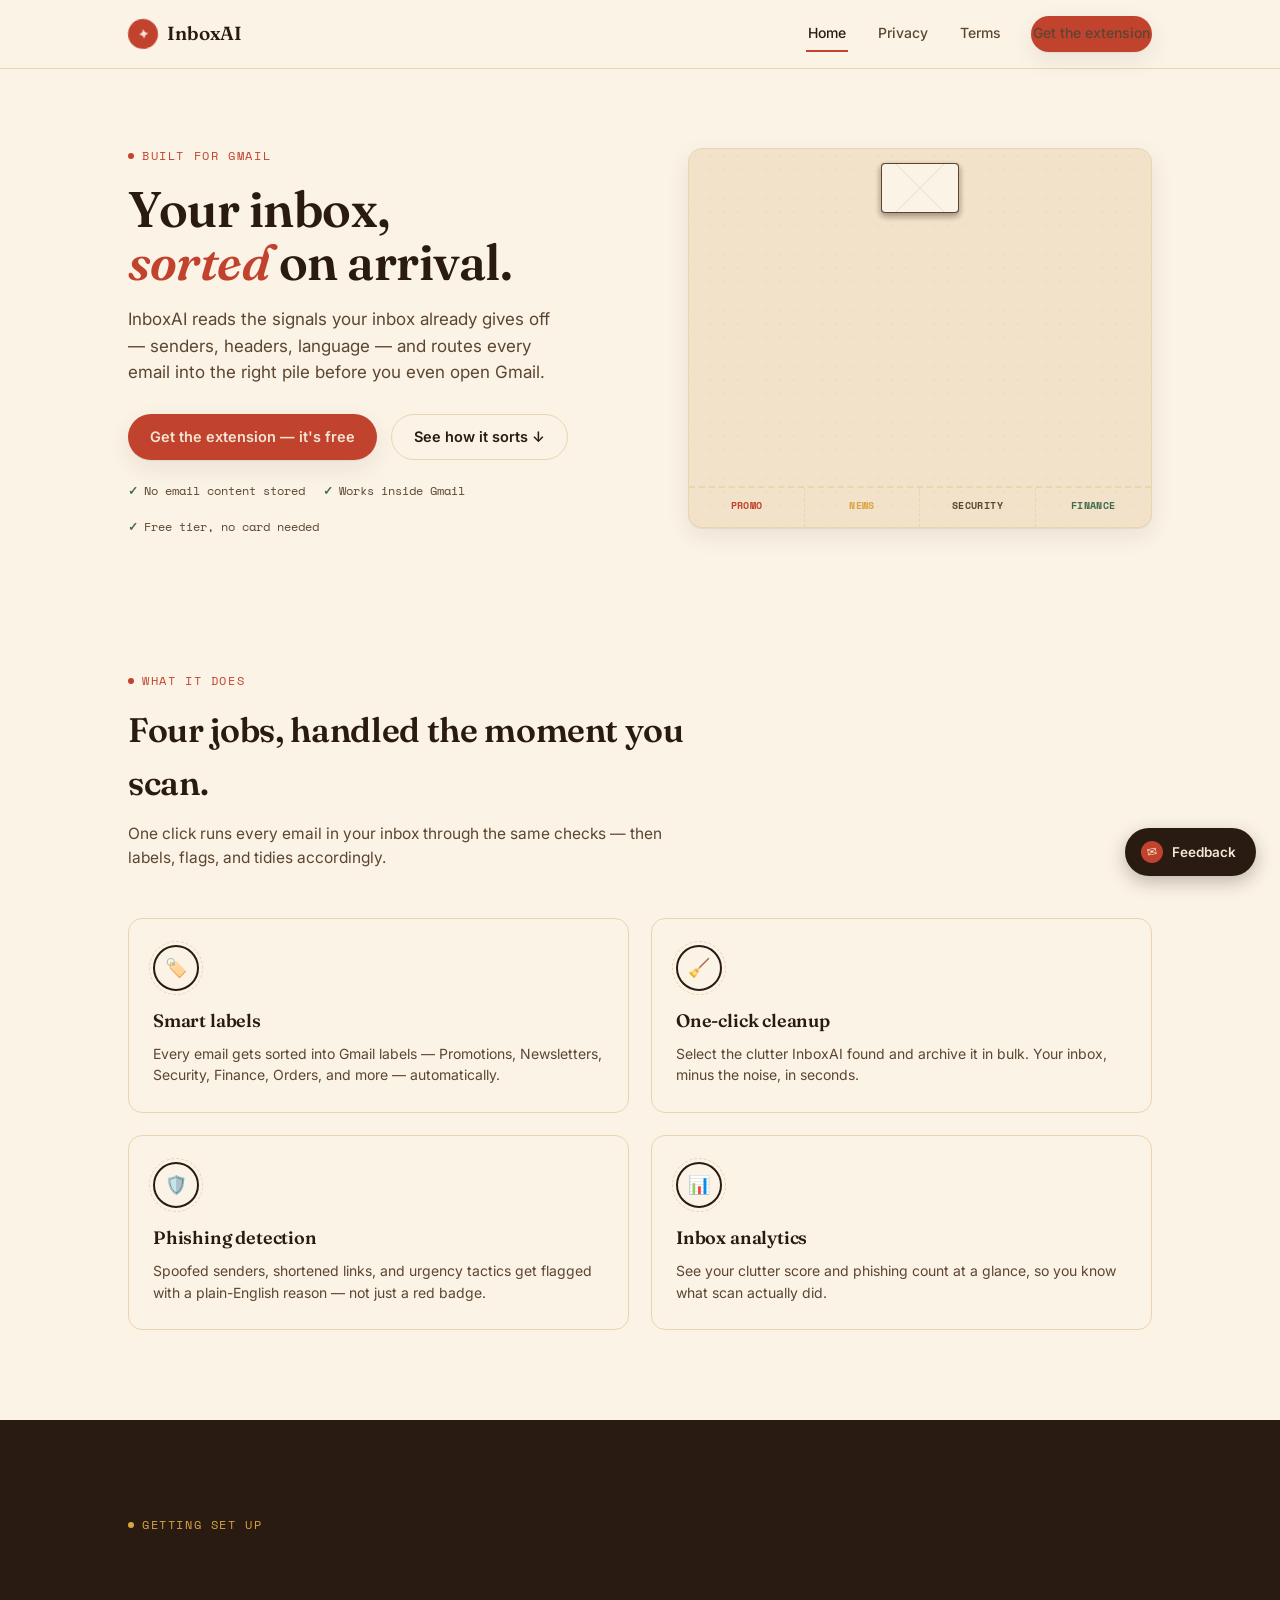
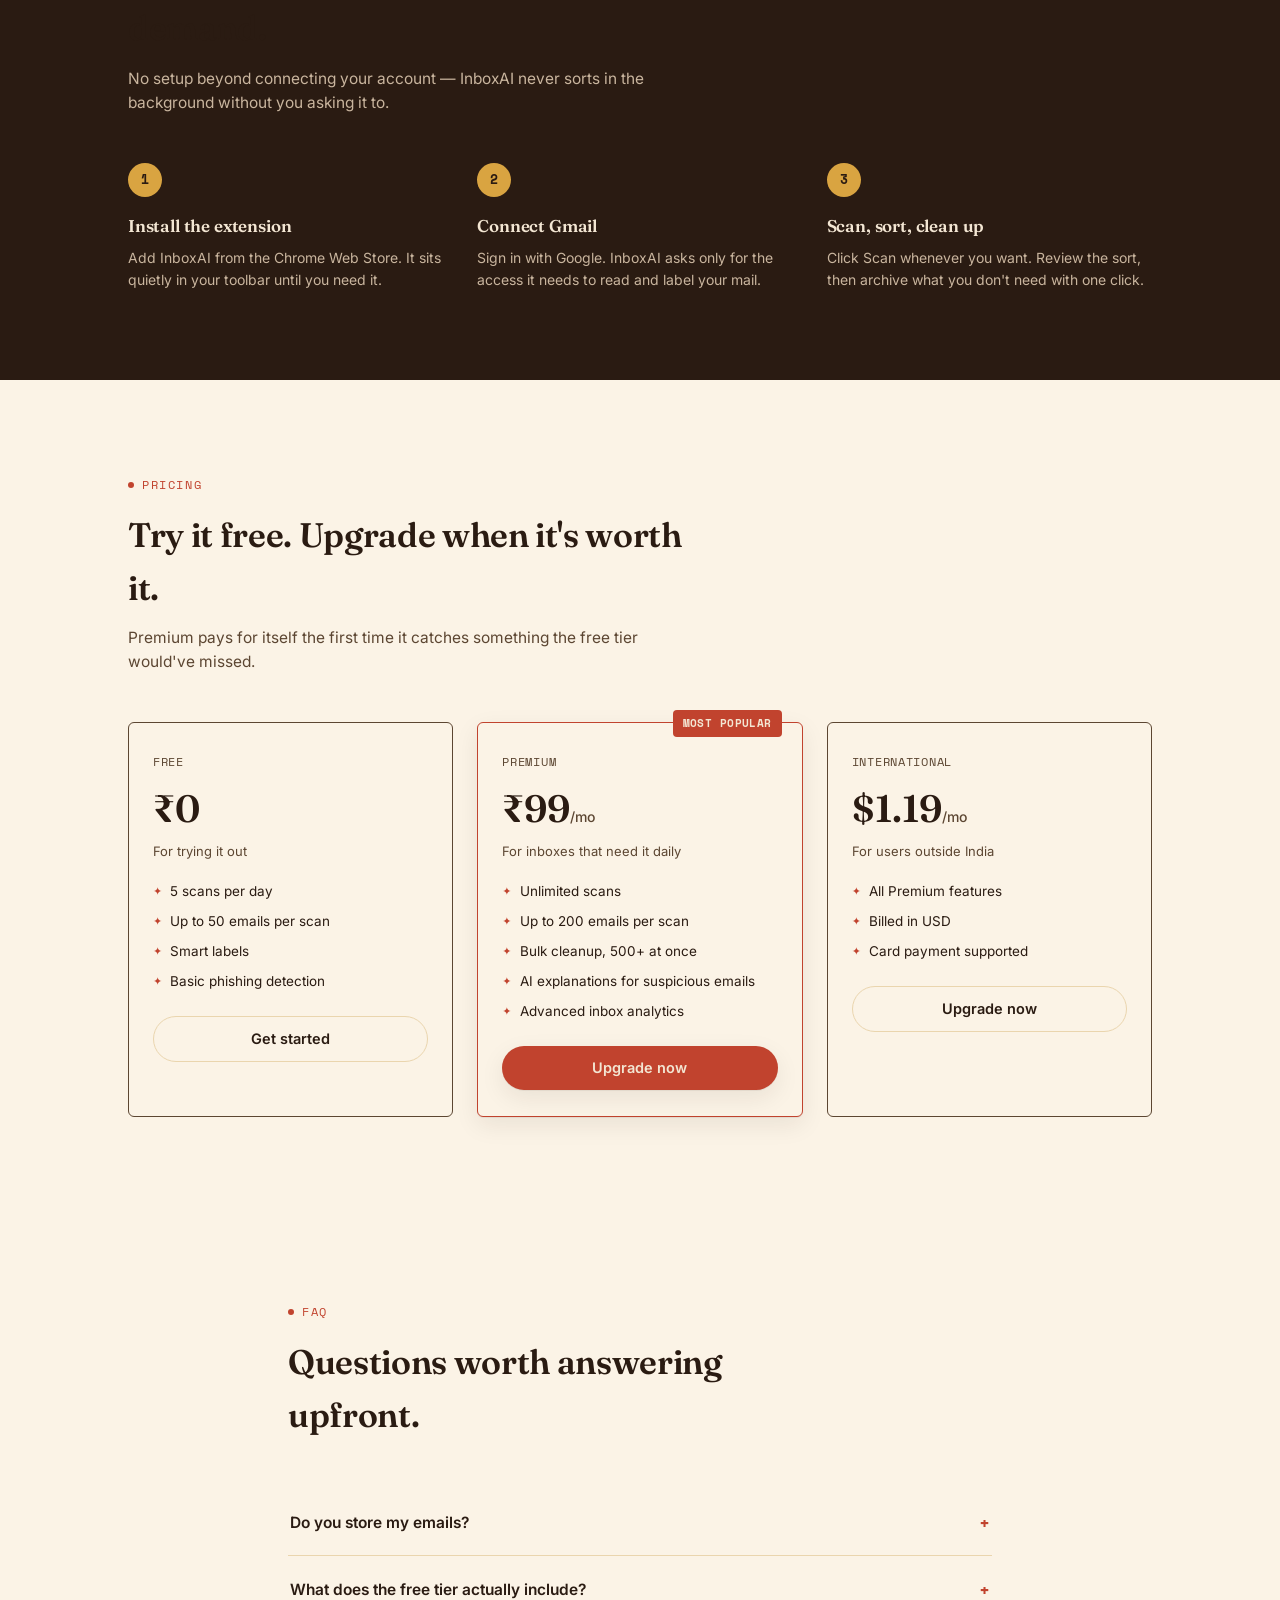
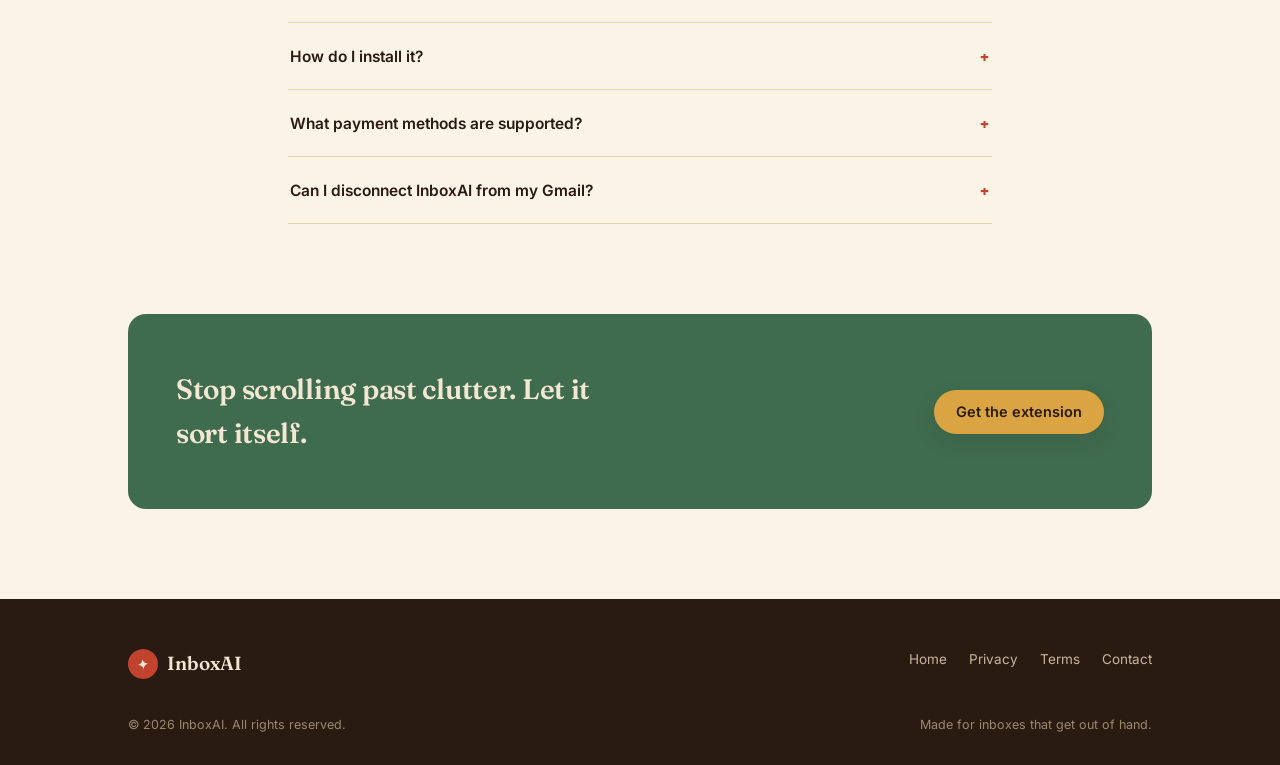
<file: index.html>
<!DOCTYPE html>
<html lang="en">
<head>
<meta charset="UTF-8" />
<meta name="viewport" content="width=device-width, initial-scale=1.0" />
<title>InboxAI — Sort your Gmail, automatically</title>
<meta name="description" content="InboxAI sorts your Gmail into smart labels, flags phishing, and clears the clutter — right inside your browser." />
<link rel="preconnect" href="https://fonts.googleapis.com">
<link rel="preconnect" href="https://fonts.gstatic.com" crossorigin>
<link href="https://fonts.googleapis.com/css2?family=Fraunces:opsz,wght@9..144,400;9..144,500;9..144,600;9..144,700&family=Inter:wght@400;500;600;700&family=Space+Mono:wght@400;700&display=swap" rel="stylesheet">
<link rel="stylesheet" href="styles.css" />
</head>
<body>

<nav class="navbar">
  <div class="container">
    <a href="index.html" class="nav-brand"><span class="logo-icon">✦</span><span class="logo-text">InboxAI</span></a>
    <ul class="nav-links">
      <li><a href="index.html" class="active">Home</a></li>
      <li><a href="privacy.html">Privacy</a></li>
      <li><a href="terms.html">Terms</a></li>
      <li><a href="#" class="btn btn-primary btn-sm" id="navGetStarted">Get the extension</a></li>
    </ul>
  </div>
</nav>

<main>

  <!-- HERO -->
  <section class="hero">
    <div class="container hero-grid">
      <div>
        <span class="eyebrow">Built for Gmail</span>
        <h1>Your inbox,<br><em>sorted</em> on arrival.</h1>
        <p class="lede">InboxAI reads the signals your inbox already gives off — senders, headers, language — and routes every email into the right pile before you even open Gmail.</p>
        <div class="hero-ctas">
          <a href="#" class="btn btn-primary" id="heroGetStarted">Get the extension — it's free</a>
          <a href="#features" class="btn btn-ghost">See how it sorts ↓</a>
        </div>
        <div class="trust-bits">
          <span class="trust-bit">No email content stored</span>
          <span class="trust-bit">Works inside Gmail</span>
          <span class="trust-bit">Free tier, no card needed</span>
        </div>
      </div>

      <div class="sorter" aria-hidden="true">
        <div class="envelope e1"><span class="stamp-mark">PR</span></div>
        <div class="envelope e2"><span class="stamp-mark">NL</span></div>
        <div class="envelope e3"><span class="stamp-mark">SEC</span></div>
        <div class="envelope e4"><span class="stamp-mark">FIN</span></div>
        <div class="trays">
          <div class="tray promo"><div class="label">Promo</div></div>
          <div class="tray news"><div class="label">News</div></div>
          <div class="tray sec"><div class="label">Security</div></div>
          <div class="tray fin"><div class="label">Finance</div></div>
        </div>
      </div>
    </div>
  </section>

  <!-- FEATURES -->
  <section class="section" id="features">
    <div class="container">
      <div class="section-head">
        <span class="eyebrow">What it does</span>
        <h2>Four jobs, handled the moment you scan.</h2>
        <p>One click runs every email in your inbox through the same checks — then labels, flags, and tidies accordingly.</p>
      </div>
      <div class="feature-grid">
        <div class="feature-card">
          <div class="postmark">🏷️</div>
          <h3>Smart labels</h3>
          <p>Every email gets sorted into Gmail labels — Promotions, Newsletters, Security, Finance, Orders, and more — automatically.</p>
        </div>
        <div class="feature-card">
          <div class="postmark">🧹</div>
          <h3>One-click cleanup</h3>
          <p>Select the clutter InboxAI found and archive it in bulk. Your inbox, minus the noise, in seconds.</p>
        </div>
        <div class="feature-card">
          <div class="postmark">🛡️</div>
          <h3>Phishing detection</h3>
          <p>Spoofed senders, shortened links, and urgency tactics get flagged with a plain-English reason — not just a red badge.</p>
        </div>
        <div class="feature-card">
          <div class="postmark">📊</div>
          <h3>Inbox analytics</h3>
          <p>See your clutter score and phishing count at a glance, so you know what scan actually did.</p>
        </div>
      </div>
    </div>
  </section>

  <!-- HOW IT WORKS -->
  <section class="section how">
    <div class="container">
      <div class="section-head">
        <span class="eyebrow">Getting set up</span>
        <h2>Three steps, then it runs on demand.</h2>
        <p>No setup beyond connecting your account — InboxAI never sorts in the background without you asking it to.</p>
      </div>
      <div class="steps">
        <div class="step">
          <div class="num">1</div>
          <h3>Install the extension</h3>
          <p>Add InboxAI from the Chrome Web Store. It sits quietly in your toolbar until you need it.</p>
        </div>
        <div class="step">
          <div class="num">2</div>
          <h3>Connect Gmail</h3>
          <p>Sign in with Google. InboxAI asks only for the access it needs to read and label your mail.</p>
        </div>
        <div class="step">
          <div class="num">3</div>
          <h3>Scan, sort, clean up</h3>
          <p>Click Scan whenever you want. Review the sort, then archive what you don't need with one click.</p>
        </div>
      </div>
    </div>
  </section>

  <!-- PRICING -->
  <section class="section" id="pricing">
    <div class="container">
      <div class="section-head">
        <span class="eyebrow">Pricing</span>
        <h2>Try it free. Upgrade when it's worth it.</h2>
        <p>Premium pays for itself the first time it catches something the free tier would've missed.</p>
      </div>
      <div class="pricing-grid">
        <div class="stamp-card">
          <div class="tier-name">Free</div>
          <div class="tier-price">₹0</div>
          <div class="tier-sub">For trying it out</div>
          <ul class="tier-list">
            <li>5 scans per day</li>
            <li>Up to 50 emails per scan</li>
            <li>Smart labels</li>
            <li>Basic phishing detection</li>
          </ul>
          <a href="#" class="btn btn-ghost" style="width:100%;justify-content:center;" id="freeGetStarted">Get started</a>
        </div>

        <div class="stamp-card popular">
          <span class="pop-flag">Most popular</span>
          <div class="tier-name">Premium</div>
          <div class="tier-price">₹99<span>/mo</span></div>
          <div class="tier-sub">For inboxes that need it daily</div>
          <ul class="tier-list">
            <li>Unlimited scans</li>
            <li>Up to 200 emails per scan</li>
            <li>Bulk cleanup, 500+ at once</li>
            <li>AI explanations for suspicious emails</li>
            <li>Advanced inbox analytics</li>
          </ul>
          <a href="#" class="btn btn-primary" style="width:100%;justify-content:center;" id="premiumUpgrade">Upgrade now</a>
        </div>

        <div class="stamp-card">
          <div class="tier-name">International</div>
          <div class="tier-price">$1.19<span>/mo</span></div>
          <div class="tier-sub">For users outside India</div>
          <ul class="tier-list">
            <li>All Premium features</li>
            <li>Billed in USD</li>
            <li>Card payment supported</li>
          </ul>
          <a href="#" class="btn btn-ghost" style="width:100%;justify-content:center;" id="intlUpgrade">Upgrade now</a>
        </div>
      </div>
    </div>
  </section>

  <!-- FAQ -->
  <section class="section" id="faq">
    <div class="container" style="max-width:760px;">
      <div class="section-head">
        <span class="eyebrow">FAQ</span>
        <h2>Questions worth answering upfront.</h2>
      </div>

      <div class="faq-list">
        <div class="faq-item">
          <button class="faq-q">Do you store my emails? <span class="plus">+</span></button>
          <div class="faq-a"><p>No. InboxAI reads the subject line, sender, and a short preview snippet only while a scan is running, to decide how to label each email. None of that content is saved to our database — it's used in memory and discarded once the labels are applied in Gmail.</p></div>
        </div>
        <div class="faq-item">
          <button class="faq-q">What does the free tier actually include? <span class="plus">+</span></button>
          <div class="faq-a"><p>5 scans per day, up to 50 emails per scan, smart labels, and basic phishing detection. Enough to keep a normal inbox tidy. Premium removes the daily cap and adds AI-written explanations for anything flagged as suspicious.</p></div>
        </div>
        <div class="faq-item">
          <button class="faq-q">How do I install it? <span class="plus">+</span></button>
          <div class="faq-a"><p>Click "Get the extension" anywhere on this page — it opens the Chrome Web Store listing, where you can add it in one click.</p></div>
        </div>
        <div class="faq-item">
          <button class="faq-q">What payment methods are supported? <span class="plus">+</span></button>
          <div class="faq-a"><p>UPI (Google Pay, PhonePe), credit/debit cards, and netbanking for India, processed through Razorpay. International users pay by card in USD.</p></div>
        </div>
        <div class="faq-item">
          <button class="faq-q">Can I disconnect InboxAI from my Gmail? <span class="plus">+</span></button>
          <div class="faq-a"><p>Yes, at any time, from your Google Account's "Third-party access" settings. You can also email us to request your account data be deleted from our database.</p></div>
        </div>
      </div>
    </div>
  </section>

  <!-- CTA BAND -->
  <section class="container">
    <div class="cta-band">
      <h2>Stop scrolling past clutter. Let it sort itself.</h2>
      <a href="#" class="btn btn-primary" id="bandGetStarted">Get the extension</a>
    </div>
  </section>

</main>

<footer class="footer">
  <div class="container">
    <div class="footer-top">
      <a href="index.html" class="nav-brand"><span class="logo-icon">✦</span><span class="logo-text">InboxAI</span></a>
      <nav class="footer-links">
        <a href="index.html">Home</a>
        <a href="privacy.html">Privacy</a>
        <a href="terms.html">Terms</a>
        <a href="mailto:yagnamurthynikhilesh@gmail.com">Contact</a>
      </nav>
    </div>
    <div class="footer-bottom">
      <span>&copy; 2026 InboxAI. All rights reserved.</span>
      <span>Made for inboxes that get out of hand.</span>
    </div>
  </div>
</footer>

<a class="feedback-fab"
   href="mailto:yagnamurthynikhilesh@gmail.com?subject=InboxAI%20feedback&body=Hey%20Nikhilesh%2C%0A%0AHere's%20my%20feedback%20on%20InboxAI%3A%0A%0A"
   aria-label="Send feedback by email">
  <span class="seal">✉</span>
  <span class="fab-label">Feedback</span>
</a>

<script>
  // Single place to update once the Chrome Web Store listing is live.
  const CHROME_STORE_URL = "#"; // TODO: replace with your real Chrome Web Store URL
  document.querySelectorAll(
    "#navGetStarted, #heroGetStarted, #freeGetStarted, #bandGetStarted, #premiumUpgrade, #intlUpgrade"
  ).forEach(el => el.setAttribute("href", CHROME_STORE_URL));

  // FAQ accordion
  document.querySelectorAll(".faq-item").forEach(item => {
    const q = item.querySelector(".faq-q");
    const a = item.querySelector(".faq-a");
    q.addEventListener("click", () => {
      const isOpen = item.classList.contains("open");
      document.querySelectorAll(".faq-item.open").forEach(other => {
        other.classList.remove("open");
        other.querySelector(".faq-a").style.maxHeight = null;
      });
      if (!isOpen){
        item.classList.add("open");
        a.style.maxHeight = a.scrollHeight + "px";
      }
    });
  });
</script>
</body>
</html>
</file>
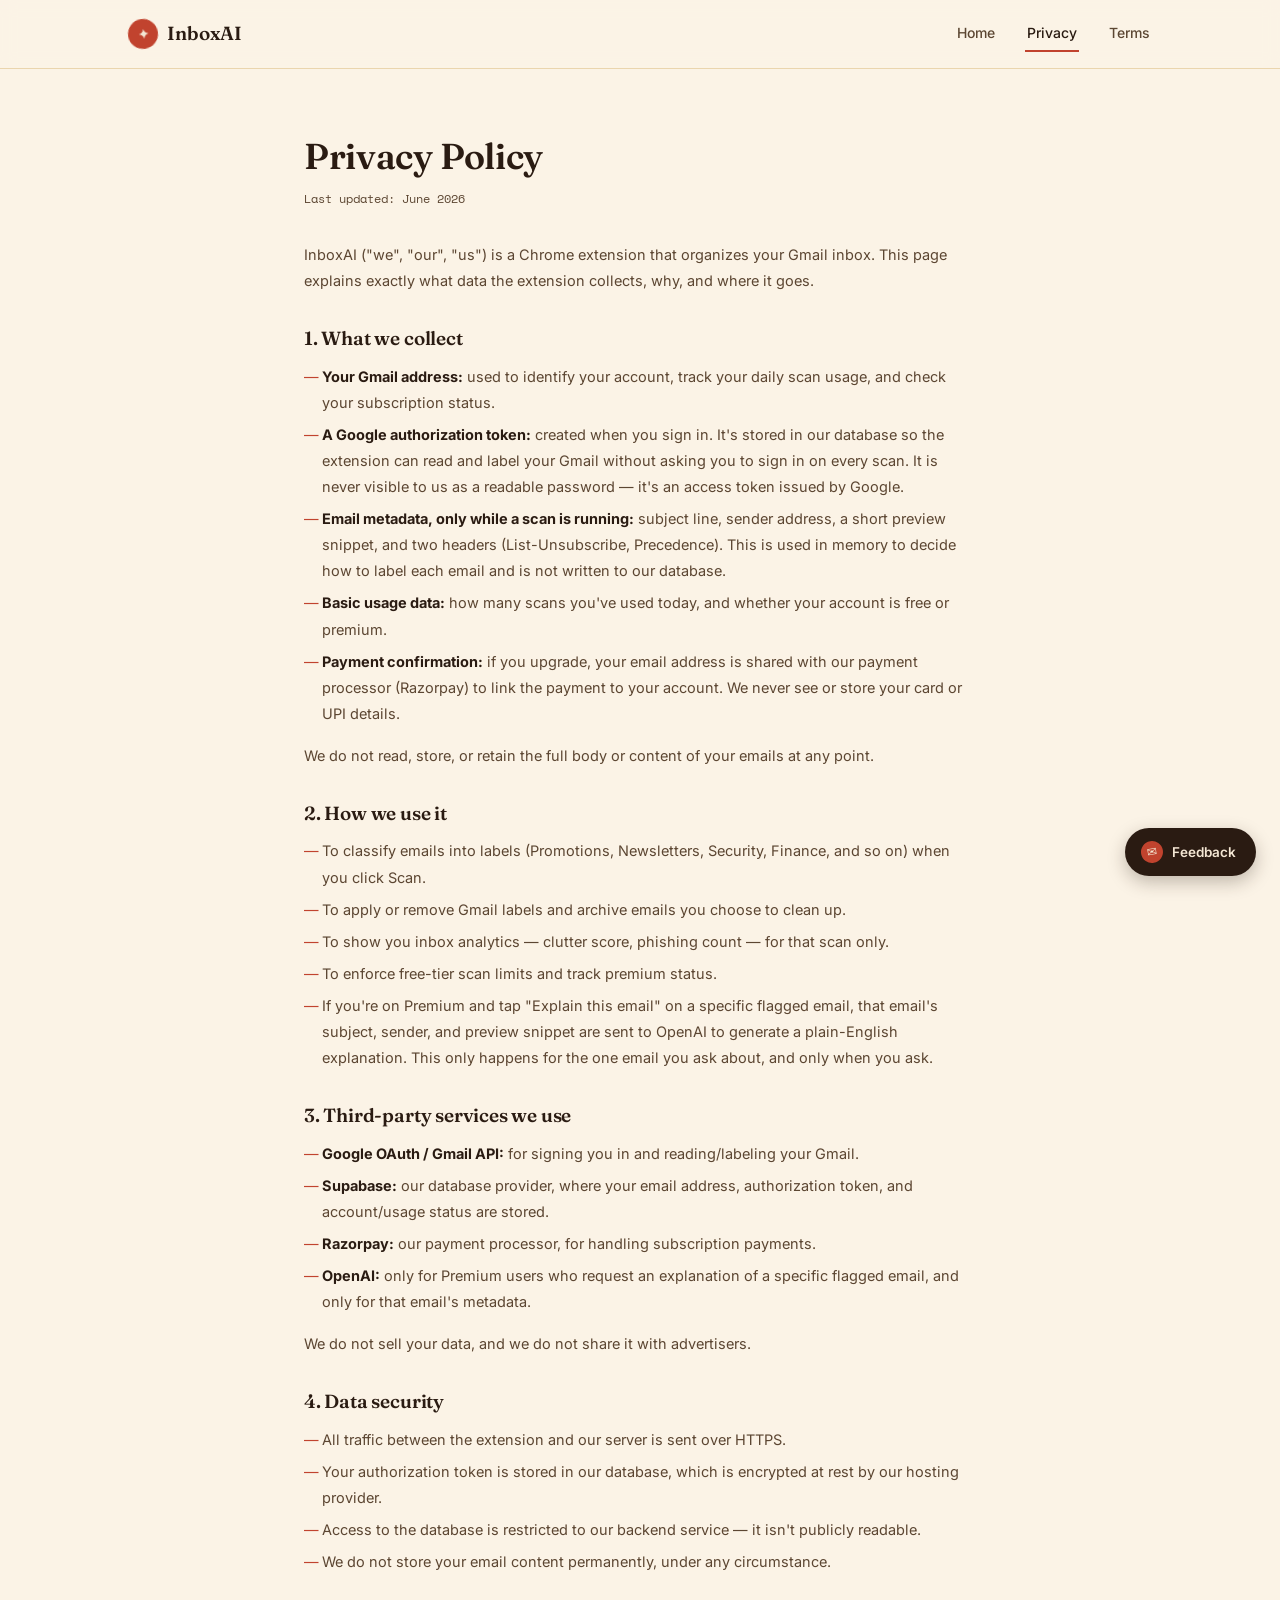
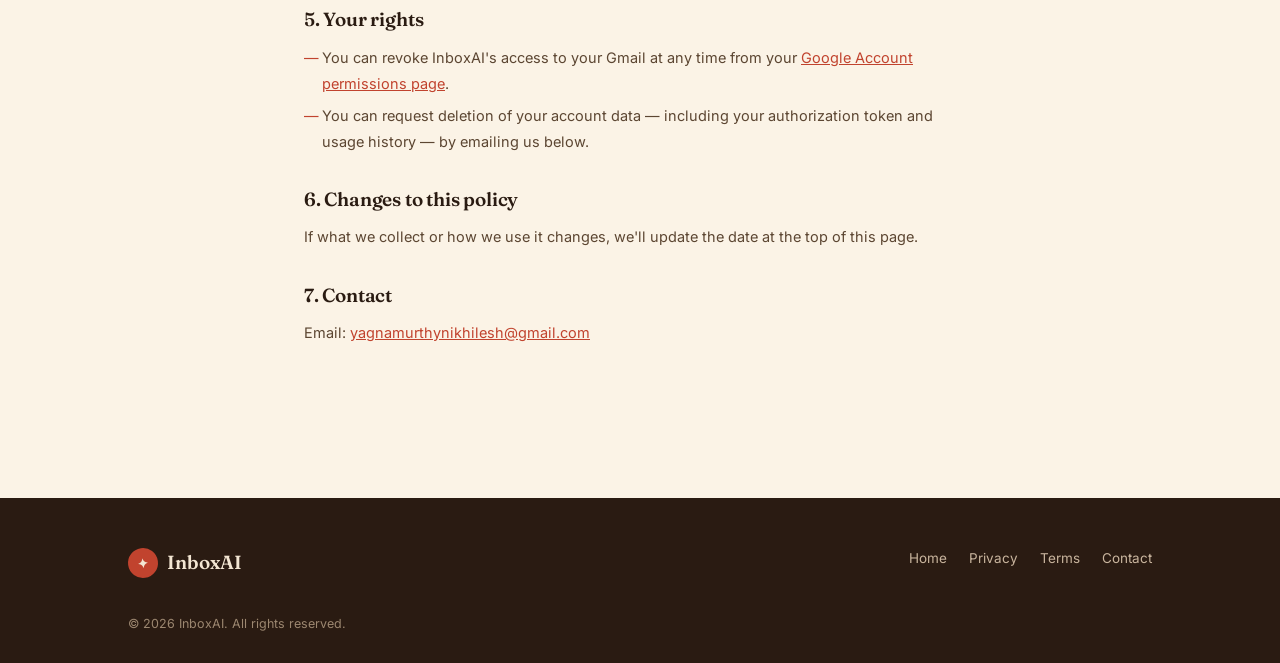
<file: privacy.html>
<!DOCTYPE html>
<html lang="en">
<head>
    <meta charset="UTF-8" />
    <meta name="viewport" content="width=device-width, initial-scale=1.0" />
    <title>Privacy Policy — InboxAI</title>
    <link rel="preconnect" href="https://fonts.googleapis.com">
    <link href="https://fonts.googleapis.com/css2?family=Inter:wght@400;500;600;700;800;900&display=swap" rel="stylesheet">
    <link rel="preconnect" href="https://fonts.googleapis.com">
    <link rel="preconnect" href="https://fonts.gstatic.com" crossorigin>
    <link href="https://fonts.googleapis.com/css2?family=Fraunces:opsz,wght@9..144,400;9..144,500;9..144,600;9..144,700&family=Inter:wght@400;500;600;700&family=Space+Mono:wght@400;700&display=swap" rel="stylesheet">
    <link rel="stylesheet" href="styles.css" />
</head>
<body>

    <nav class="navbar">
        <div class="container">
            <a href="index.html" class="nav-brand">
                <span class="logo-icon">✦</span>
                <span class="logo-text">InboxAI</span>
            </a>
            <ul class="nav-links">
                <li><a href="index.html">Home</a></li>
                <li><a href="privacy.html" class="active">Privacy</a></li>
                <li><a href="terms.html">Terms</a></li>
            </ul>
        </div>
    </nav>

    <div class="legal-content">
        <h1>Privacy Policy</h1>
        <p class="date">Last updated: June 2026</p>

        <p>InboxAI ("we", "our", "us") is a Chrome extension that organizes your Gmail inbox. This page explains exactly what data the extension collects, why, and where it goes.</p>

        <h2>1. What we collect</h2>
        <ul>
            <li><strong>Your Gmail address:</strong> used to identify your account, track your daily scan usage, and check your subscription status.</li>
            <li><strong>A Google authorization token:</strong> created when you sign in. It's stored in our database so the extension can read and label your Gmail without asking you to sign in on every scan. It is never visible to us as a readable password — it's an access token issued by Google.</li>
            <li><strong>Email metadata, only while a scan is running:</strong> subject line, sender address, a short preview snippet, and two headers (List-Unsubscribe, Precedence). This is used in memory to decide how to label each email and is not written to our database.</li>
            <li><strong>Basic usage data:</strong> how many scans you've used today, and whether your account is free or premium.</li>
            <li><strong>Payment confirmation:</strong> if you upgrade, your email address is shared with our payment processor (Razorpay) to link the payment to your account. We never see or store your card or UPI details.</li>
        </ul>
        <p>We do not read, store, or retain the full body or content of your emails at any point.</p>

        <h2>2. How we use it</h2>
        <ul>
            <li>To classify emails into labels (Promotions, Newsletters, Security, Finance, and so on) when you click Scan.</li>
            <li>To apply or remove Gmail labels and archive emails you choose to clean up.</li>
            <li>To show you inbox analytics — clutter score, phishing count — for that scan only.</li>
            <li>To enforce free-tier scan limits and track premium status.</li>
            <li>If you're on Premium and tap "Explain this email" on a specific flagged email, that email's subject, sender, and preview snippet are sent to OpenAI to generate a plain-English explanation. This only happens for the one email you ask about, and only when you ask.</li>
        </ul>

        <h2>3. Third-party services we use</h2>
        <ul>
            <li><strong>Google OAuth / Gmail API:</strong> for signing you in and reading/labeling your Gmail.</li>
            <li><strong>Supabase:</strong> our database provider, where your email address, authorization token, and account/usage status are stored.</li>
            <li><strong>Razorpay:</strong> our payment processor, for handling subscription payments.</li>
            <li><strong>OpenAI:</strong> only for Premium users who request an explanation of a specific flagged email, and only for that email's metadata.</li>
        </ul>
        <p>We do not sell your data, and we do not share it with advertisers.</p>

        <h2>4. Data security</h2>
        <ul>
            <li>All traffic between the extension and our server is sent over HTTPS.</li>
            <li>Your authorization token is stored in our database, which is encrypted at rest by our hosting provider.</li>
            <li>Access to the database is restricted to our backend service — it isn't publicly readable.</li>
            <li>We do not store your email content permanently, under any circumstance.</li>
        </ul>

        <h2>5. Your rights</h2>
        <ul>
            <li>You can revoke InboxAI's access to your Gmail at any time from your <a href="https://myaccount.google.com/permissions" target="_blank" rel="noopener">Google Account permissions page</a>.</li>
            <li>You can request deletion of your account data — including your authorization token and usage history — by emailing us below.</li>
        </ul>

        <h2>6. Changes to this policy</h2>
        <p>If what we collect or how we use it changes, we'll update the date at the top of this page.</p>

        <h2>7. Contact</h2>
        <p>Email: <a href="mailto:yagnamurthynikhilesh@gmail.com">yagnamurthynikhilesh@gmail.com</a></p>
    </div>

    <footer class="footer">
        <div class="container">
            <div class="footer-top">
                <a href="index.html" class="nav-brand"><span class="logo-icon">✦</span><span class="logo-text">InboxAI</span></a>
                <nav class="footer-links">
                    <a href="index.html">Home</a>
                    <a href="privacy.html">Privacy</a>
                    <a href="terms.html">Terms</a>
                    <a href="mailto:yagnamurthynikhilesh@gmail.com">Contact</a>
                </nav>
            </div>
            <div class="footer-bottom">
                <span>&copy; 2026 InboxAI. All rights reserved.</span>
            </div>
        </div>
    </footer>

    <a class="feedback-fab"
       href="mailto:yagnamurthynikhilesh@gmail.com?subject=InboxAI%20feedback&body=Hey%20Nikhilesh%2C%0A%0AHere's%20my%20feedback%20on%20InboxAI%3A%0A%0A"
       aria-label="Send feedback by email">
      <span class="seal">✉</span>
      <span class="fab-label">Feedback</span>
    </a>

</body>
</html>
</file>
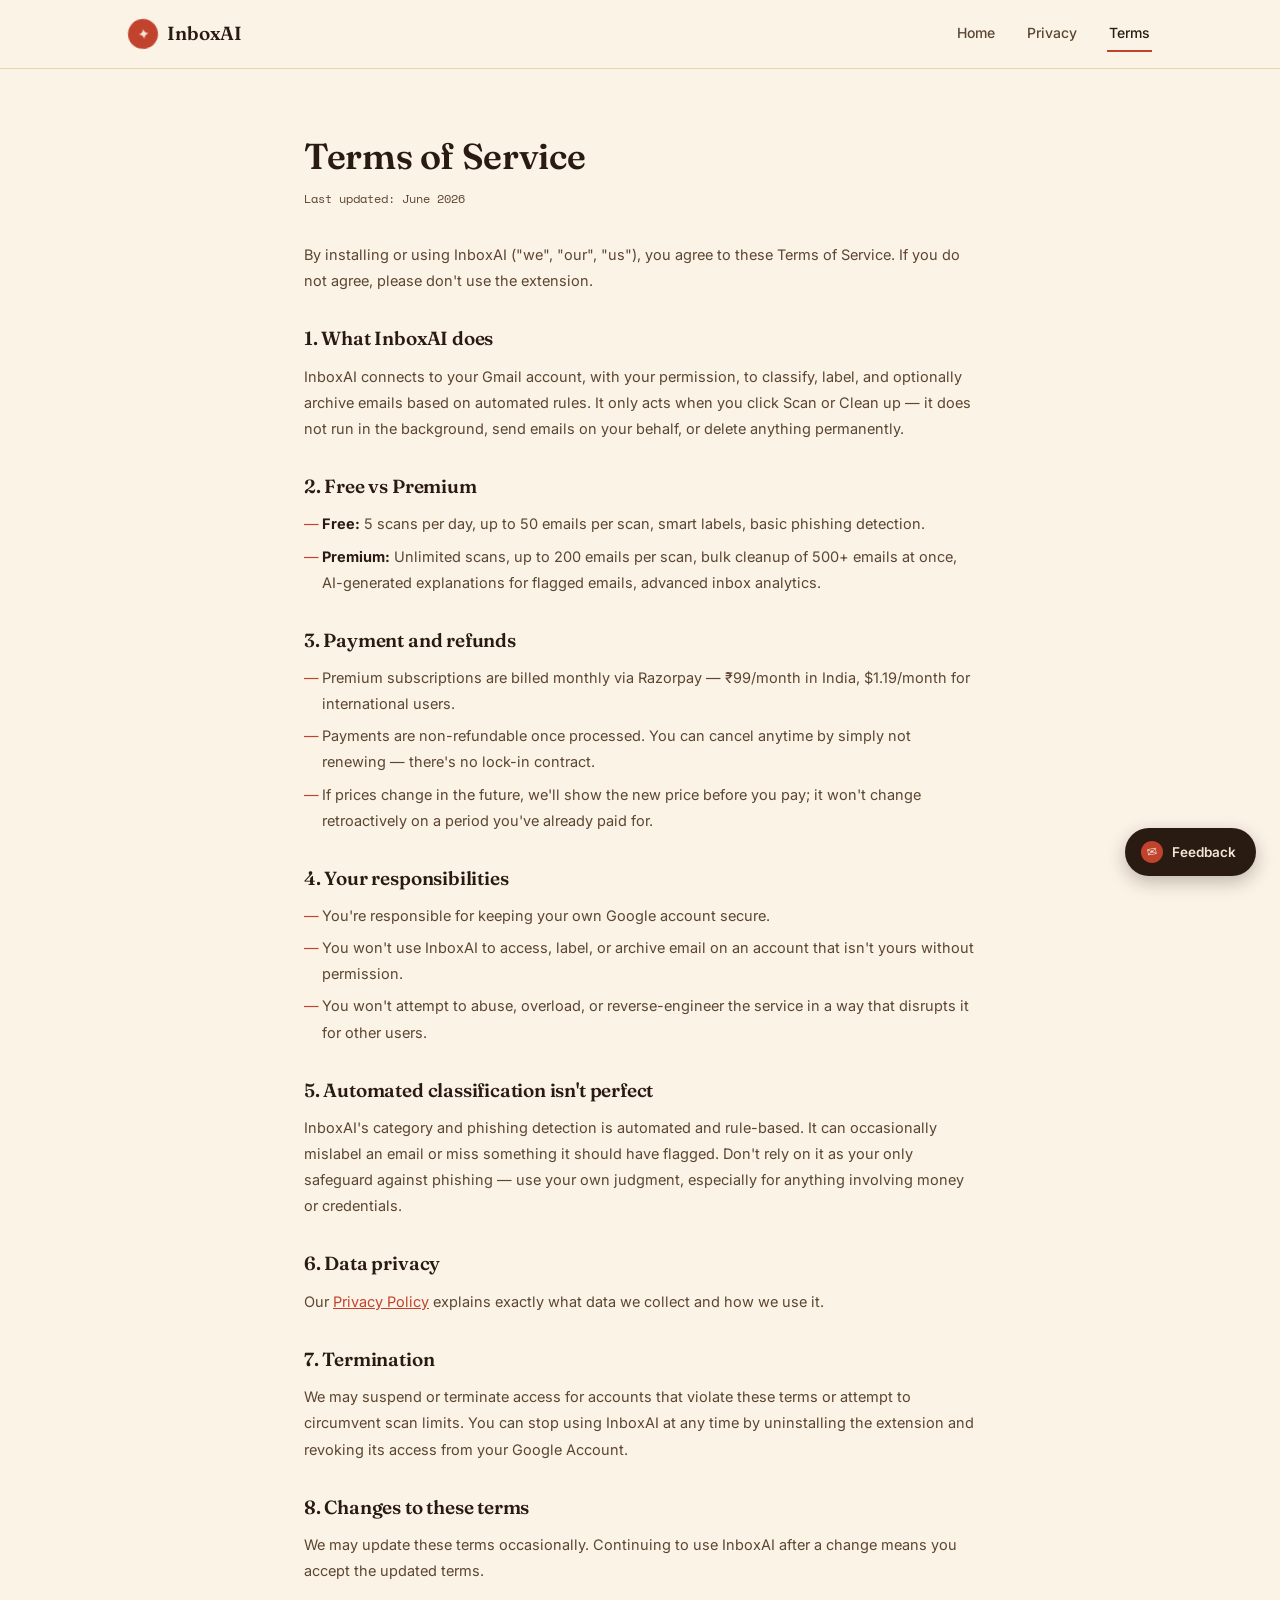
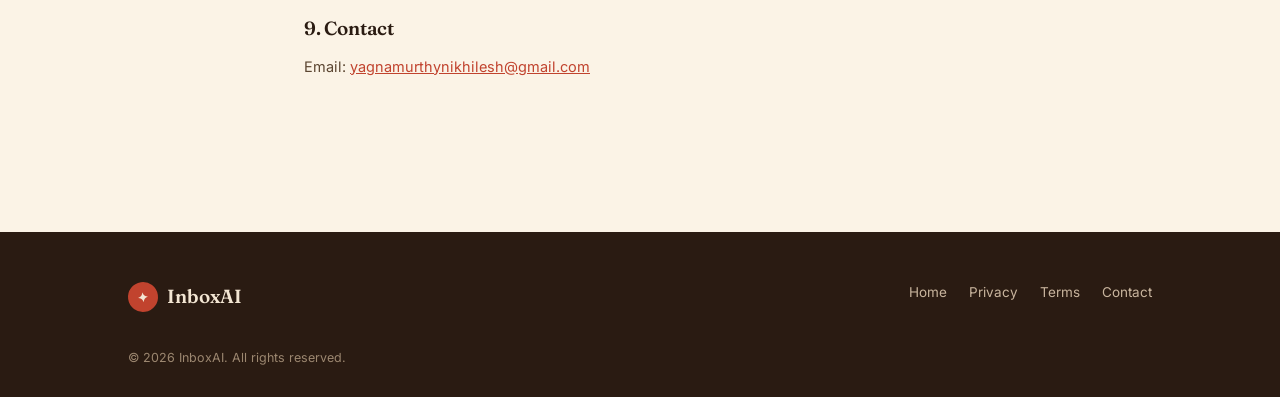
<file: terms.html>
<!DOCTYPE html>
<html lang="en">
<head>
    <meta charset="UTF-8" />
    <meta name="viewport" content="width=device-width, initial-scale=1.0" />
    <title>Terms of Service — InboxAI</title>
    <link rel="preconnect" href="https://fonts.googleapis.com">
    <link href="https://fonts.googleapis.com/css2?family=Inter:wght@400;500;600;700;800;900&display=swap" rel="stylesheet">
    <link rel="preconnect" href="https://fonts.googleapis.com">
    <link rel="preconnect" href="https://fonts.gstatic.com" crossorigin>
    <link href="https://fonts.googleapis.com/css2?family=Fraunces:opsz,wght@9..144,400;9..144,500;9..144,600;9..144,700&family=Inter:wght@400;500;600;700&family=Space+Mono:wght@400;700&display=swap" rel="stylesheet">
    <link rel="stylesheet" href="styles.css" />
</head>
<body>
    <nav class="navbar">
        <div class="container">
            <a href="index.html" class="nav-brand">
                <span class="logo-icon">✦</span>
                <span class="logo-text">InboxAI</span>
            </a>
            <ul class="nav-links">
                <li><a href="index.html">Home</a></li>
                <li><a href="privacy.html">Privacy</a></li>
                <li><a href="terms.html" class="active">Terms</a></li>
            </ul>
        </div>
    </nav>
    <div class="legal-content">
        <h1>Terms of Service</h1>
        <p class="date">Last updated: June 2026</p>
        <p>By installing or using InboxAI ("we", "our", "us"), you agree to these Terms of Service. If you do not agree, please don't use the extension.</p>

        <h2>1. What InboxAI does</h2>
        <p>InboxAI connects to your Gmail account, with your permission, to classify, label, and optionally archive emails based on automated rules. It only acts when you click Scan or Clean up — it does not run in the background, send emails on your behalf, or delete anything permanently.</p>

        <h2>2. Free vs Premium</h2>
        <ul>
            <li><strong>Free:</strong> 5 scans per day, up to 50 emails per scan, smart labels, basic phishing detection.</li>
            <li><strong>Premium:</strong> Unlimited scans, up to 200 emails per scan, bulk cleanup of 500+ emails at once, AI-generated explanations for flagged emails, advanced inbox analytics.</li>
        </ul>

        <h2>3. Payment and refunds</h2>
        <ul>
            <li>Premium subscriptions are billed monthly via Razorpay — ₹99/month in India, $1.19/month for international users.</li>
            <li>Payments are non-refundable once processed. You can cancel anytime by simply not renewing — there's no lock-in contract.</li>
            <li>If prices change in the future, we'll show the new price before you pay; it won't change retroactively on a period you've already paid for.</li>
        </ul>

        <h2>4. Your responsibilities</h2>
        <ul>
            <li>You're responsible for keeping your own Google account secure.</li>
            <li>You won't use InboxAI to access, label, or archive email on an account that isn't yours without permission.</li>
            <li>You won't attempt to abuse, overload, or reverse-engineer the service in a way that disrupts it for other users.</li>
        </ul>

        <h2>5. Automated classification isn't perfect</h2>
        <p>InboxAI's category and phishing detection is automated and rule-based. It can occasionally mislabel an email or miss something it should have flagged. Don't rely on it as your only safeguard against phishing — use your own judgment, especially for anything involving money or credentials.</p>

        <h2>6. Data privacy</h2>
        <p>Our <a href="privacy.html">Privacy Policy</a> explains exactly what data we collect and how we use it.</p>

        <h2>7. Termination</h2>
        <p>We may suspend or terminate access for accounts that violate these terms or attempt to circumvent scan limits. You can stop using InboxAI at any time by uninstalling the extension and revoking its access from your Google Account.</p>

        <h2>8. Changes to these terms</h2>
        <p>We may update these terms occasionally. Continuing to use InboxAI after a change means you accept the updated terms.</p>

        <h2>9. Contact</h2>
        <p>Email: <a href="mailto:yagnamurthynikhilesh@gmail.com">yagnamurthynikhilesh@gmail.com</a></p>
    </div>
    <footer class="footer">
        <div class="container">
            <div class="footer-top">
                <a href="index.html" class="nav-brand"><span class="logo-icon">✦</span><span class="logo-text">InboxAI</span></a>
                <nav class="footer-links">
                    <a href="index.html">Home</a>
                    <a href="privacy.html">Privacy</a>
                    <a href="terms.html">Terms</a>
                    <a href="mailto:yagnamurthynikhilesh@gmail.com">Contact</a>
                </nav>
            </div>
            <div class="footer-bottom">
                <span>&copy; 2026 InboxAI. All rights reserved.</span>
            </div>
        </div>
    </footer>

    <a class="feedback-fab"
       href="mailto:yagnamurthynikhilesh@gmail.com?subject=InboxAI%20feedback&body=Hey%20Nikhilesh%2C%0A%0AHere's%20my%20feedback%20on%20InboxAI%3A%0A%0A"
       aria-label="Send feedback by email">
      <span class="seal">✉</span>
      <span class="fab-label">Feedback</span>
    </a>

</body>
</html>
</file>
<file: styles.css>
/* ============ TOKENS ============ */
:root{
  --paper:      #FBF3E6;
  --paper-2:    #F2E2C9;
  --paper-3:    #EAD5AE;
  --ink:        #2A1B12;
  --ink-soft:   #5C4632;
  --cream-text: #F3E6D3;
  --stamp-red:  #C1432E;
  --stamp-red-d:#9F3322;
  --postal-green:#3F6B4E;
  --gold:       #D9A441;
  --shadow: 0 1px 0 rgba(42,27,18,.06), 0 8px 24px rgba(42,27,18,.08);
  --radius: 14px;
}

*,*::before,*::after{ box-sizing:border-box; margin:0; padding:0; }
html{ scroll-behavior:smooth; }
body{
  background:var(--paper);
  color:var(--ink);
  font-family:'Inter', system-ui, sans-serif;
  line-height:1.55;
  -webkit-font-smoothing:antialiased;
}
img,svg{ display:block; max-width:100%; }
a{ color:inherit; text-decoration:none; }
button{ font-family:inherit; border:none; background:none; cursor:pointer; }
ul{ list-style:none; }
.container{ max-width:1080px; margin:0 auto; padding:0 28px; }

h1,h2,h3,h4{
  font-family:'Fraunces', serif;
  font-weight:600;
  letter-spacing:-0.01em;
  color:var(--ink);
}
.eyebrow{
  font-family:'Space Mono', monospace;
  font-size:11.5px;
  letter-spacing:.14em;
  text-transform:uppercase;
  color:var(--stamp-red);
  display:inline-flex;
  align-items:center;
  gap:8px;
}
.eyebrow::before{
  content:"";
  width:6px; height:6px;
  border-radius:50%;
  background:var(--stamp-red);
  display:inline-block;
}

:focus-visible{ outline:2.5px solid var(--stamp-red); outline-offset:3px; border-radius:4px; }

@media (prefers-reduced-motion: reduce){
  *{ animation-duration:0.001ms !important; animation-iteration-count:1 !important; transition-duration:0.001ms !important; scroll-behavior:auto !important; }
}

/* ============ NAVBAR (shared by every page) ============ */
.navbar{
  position:sticky; top:0; z-index:50;
  background:rgba(251,243,230,.92);
  backdrop-filter:blur(8px);
  border-bottom:1px solid var(--paper-3);
}
.navbar .container{
  display:flex; align-items:center; justify-content:space-between;
  padding:16px 28px;
}
.nav-brand{
  display:flex; align-items:center; gap:9px;
  font-family:'Fraunces', serif; font-weight:600; font-size:19px;
  color:var(--ink);
}
.logo-icon{
  width:30px; height:30px; border-radius:50%;
  background:var(--stamp-red); color:var(--cream-text);
  display:flex; align-items:center; justify-content:center;
  font-family:'Space Mono', monospace; font-size:13px; font-weight:700;
  transform:rotate(-8deg);
}
.nav-links{ display:flex; align-items:center; gap:28px; }
.nav-links li{ display:flex; }
.nav-links a{
  font-size:14px; font-weight:500; color:var(--ink-soft);
  padding:6px 2px; border-bottom:2px solid transparent;
  transition:color .15s, border-color .15s;
}
.nav-links a:hover, .nav-links a.active{
  color:var(--ink); border-color:var(--stamp-red);
}

.btn{
  display:inline-flex; align-items:center; justify-content:center; gap:8px;
  font-weight:600; font-size:14.5px;
  padding:11px 22px; border-radius:999px;
  transition:transform .12s, box-shadow .12s, background .15s;
}
.btn:active{ transform:scale(.97); }
.btn-primary{ background:var(--stamp-red); color:var(--cream-text); box-shadow:var(--shadow); }
.btn-primary:hover{ background:var(--stamp-red-d); }
.btn-ghost{ background:transparent; color:var(--ink); border:1.5px solid var(--paper-3); }
.btn-ghost:hover{ border-color:var(--ink-soft); }
.btn-sm{ padding:8px 16px; font-size:13.5px; }

/* ============ HERO ============ */
.hero{ padding:72px 0 40px; position:relative; overflow:hidden; }
.hero-grid{ display:grid; grid-template-columns:1.05fr .95fr; gap:48px; align-items:center; }
.hero h1{ font-size:50px; line-height:1.05; margin:18px 0 18px; }
.hero h1 em{ font-style:italic; color:var(--stamp-red); }
.hero p.lede{ font-size:17px; color:var(--ink-soft); max-width:440px; margin-bottom:28px; }
.hero-ctas{ display:flex; gap:14px; flex-wrap:wrap; margin-bottom:22px; }
.trust-bits{ display:flex; gap:18px; flex-wrap:wrap; }
.trust-bit{
  font-family:'Space Mono', monospace; font-size:11.5px; color:var(--ink-soft);
  display:flex; align-items:center; gap:6px;
}
.trust-bit::before{ content:"✓"; color:var(--postal-green); font-weight:700; }

/* ---- signature element: sorting desk animation ---- */
.sorter{
  position:relative; height:380px;
  background:var(--paper-2);
  border:1.5px solid var(--paper-3);
  border-radius:var(--radius);
  box-shadow:var(--shadow);
  overflow:hidden;
}
.sorter::before{
  content:""; position:absolute; inset:0; opacity:.5;
  background-image: radial-gradient(var(--paper-3) 1px, transparent 1px);
  background-size:14px 14px;
  pointer-events:none;
}
.envelope{
  position:absolute; left:50%; top:14px;
  width:78px; height:50px;
  background:var(--paper);
  border:1.5px solid var(--ink-soft);
  border-radius:4px;
  transform:translateX(-50%);
  box-shadow:0 3px 6px rgba(42,27,18,.12);
  animation: drop 6s linear infinite;
}
.envelope::before{
  content:""; position:absolute; inset:0;
  background:linear-gradient(135deg, transparent 49%, rgba(42,27,18,.08) 50%, transparent 51%),
             linear-gradient(45deg, transparent 49%, rgba(42,27,18,.08) 50%, transparent 51%);
}
.stamp-mark{
  position:absolute; top:5px; right:6px; width:18px; height:18px;
  border-radius:50%; border:1.5px solid var(--stamp-red); color:var(--stamp-red);
  font-family:'Space Mono',monospace; font-size:8px; font-weight:700;
  display:flex; align-items:center; justify-content:center;
  opacity:0; transform:scale(1.6) rotate(-15deg);
  animation: stampin 6s linear infinite;
}
.e1{ animation-delay:0s; }
.e2{ animation-delay:1.5s; }
.e3{ animation-delay:3s; }
.e4{ animation-delay:4.5s; }
.e1, .e1 .stamp-mark{ --tx:-198px; }
.e2, .e2 .stamp-mark{ --tx:-66px; }
.e3, .e3 .stamp-mark{ --tx:66px; }
.e4, .e4 .stamp-mark{ --tx:198px; }

@keyframes drop{
  0%   { top:14px;  transform:translateX(-50%) translateX(0) rotate(0deg); opacity:1; }
  55%  { top:190px; transform:translateX(-50%) translateX(0) rotate(0deg); opacity:1; }
  78%  { top:255px; transform:translateX(-50%) translateX(var(--tx)) rotate(6deg); opacity:1; }
  92%  { top:270px; transform:translateX(-50%) translateX(var(--tx)) rotate(6deg); opacity:1; }
  100% { top:270px; transform:translateX(-50%) translateX(var(--tx)) rotate(6deg); opacity:0; }
}
@keyframes stampin{
  0%,58%{ opacity:0; transform:scale(1.6) rotate(-15deg); }
  64%{ opacity:1; transform:scale(1) rotate(-15deg); }
  90%{ opacity:1; transform:scale(1) rotate(-15deg); }
  100%{ opacity:0; transform:scale(1) rotate(-15deg); }
}

.trays{
  position:absolute; bottom:0; left:0; right:0;
  display:grid; grid-template-columns:repeat(4,1fr);
  border-top:2px dashed var(--paper-3);
}
.tray{ padding:10px 6px 14px; text-align:center; border-right:1px dashed var(--paper-3); }
.tray:last-child{ border-right:none; }
.tray .label{ font-family:'Space Mono', monospace; font-size:10px; font-weight:700; letter-spacing:.04em; text-transform:uppercase; }
.tray.promo .label{ color:var(--stamp-red); }
.tray.news .label{ color:var(--gold); }
.tray.sec .label{ color:var(--ink-soft); }
.tray.fin .label{ color:var(--postal-green); }

/* ============ SECTIONS ============ */
.section{ padding:90px 0; }
.section-head{ max-width:560px; margin-bottom:48px; }
.section-head h2{ font-size:34px; margin-top:14px; }
.section-head p{ color:var(--ink-soft); margin-top:12px; font-size:15.5px; }

.feature-grid{ display:grid; grid-template-columns:repeat(2,1fr); gap:22px; }
.feature-card{
  background:var(--paper);
  border:1.5px solid var(--paper-3);
  border-radius:var(--radius);
  padding:26px 24px;
  transition:transform .15s, box-shadow .15s;
}
.feature-card:hover{ transform:translateY(-3px); box-shadow:var(--shadow); }
.postmark{
  width:46px; height:46px; border-radius:50%;
  border:2px solid var(--ink); position:relative;
  display:flex; align-items:center; justify-content:center;
  margin-bottom:16px; font-size:18px;
}
.postmark::after{ content:""; position:absolute; inset:-6px; border:1px dashed var(--paper-3); border-radius:50%; }
.feature-card h3{ font-size:18px; margin-bottom:8px; }
.feature-card p{ font-size:14px; color:var(--ink-soft); }

/* HOW IT WORKS (dark section) */
.how{ background:var(--ink); color:var(--cream-text); }
.how .section-head p{ color:#C9B59E; }
.how .eyebrow{ color:var(--gold); }
.how .eyebrow::before{ background:var(--gold); }
.steps{ display:grid; grid-template-columns:repeat(3,1fr); gap:24px; }
.step .num{
  font-family:'Space Mono', monospace; font-weight:700; font-size:13px;
  color:var(--ink); background:var(--gold);
  width:34px; height:34px; border-radius:50%;
  display:flex; align-items:center; justify-content:center;
  margin-bottom:16px;
}
.step h3{ color:var(--cream-text); font-size:17px; margin-bottom:8px; }
.step p{ color:#C9B59E; font-size:14px; }

/* PRICING (stamp cards) */
.pricing-grid{ display:grid; grid-template-columns:repeat(3,1fr); gap:24px; }
.stamp-card{
  position:relative;
  background:var(--paper);
  border:1.5px solid var(--ink-soft);
  border-radius:6px;
  padding:30px 24px 26px;
}
.stamp-card.popular{ border-color:var(--stamp-red); box-shadow:var(--shadow); }
.stamp-card .pop-flag{
  position:absolute; top:-13px; right:20px;
  background:var(--stamp-red); color:var(--cream-text);
  font-family:'Space Mono', monospace; font-size:10.5px; font-weight:700;
  letter-spacing:.04em; text-transform:uppercase;
  padding:5px 10px; border-radius:4px;
}
.tier-name{ font-family:'Space Mono', monospace; font-size:12px; letter-spacing:.06em; text-transform:uppercase; color:var(--ink-soft); }
.tier-price{ font-family:'Fraunces', serif; font-size:38px; font-weight:600; margin:8px 0 2px; }
.tier-price span{ font-size:14px; font-weight:500; color:var(--ink-soft); font-family:'Inter',sans-serif; }
.tier-sub{ font-size:13px; color:var(--ink-soft); margin-bottom:20px; }
.tier-list{ display:flex; flex-direction:column; gap:9px; margin-bottom:24px; }
.tier-list li{ font-size:13.5px; display:flex; gap:8px; align-items:flex-start; }
.tier-list li::before{ content:"✦"; color:var(--stamp-red); font-size:11px; margin-top:2px; }

/* FAQ */
.faq-item{ border-bottom:1px solid var(--paper-3); }
.faq-q{
  width:100%; text-align:left;
  display:flex; align-items:center; justify-content:space-between;
  padding:20px 2px; font-weight:600; font-size:15.5px; color:var(--ink);
}
.faq-q .plus{ font-family:'Space Mono', monospace; font-size:18px; color:var(--stamp-red); transition:transform .2s; }
.faq-item.open .plus{ transform:rotate(45deg); }
.faq-a{ max-height:0; overflow:hidden; transition:max-height .25s ease; }
.faq-a p{ padding:0 2px 20px; color:var(--ink-soft); font-size:14.5px; max-width:620px; }

/* CTA BAND */
.cta-band{
  background:var(--postal-green); color:var(--cream-text);
  border-radius:18px; padding:54px 48px;
  display:flex; align-items:center; justify-content:space-between; gap:28px; flex-wrap:wrap;
  margin-bottom:90px;
}
.cta-band h2{ color:var(--cream-text); font-size:28px; max-width:420px; }
.cta-band .btn-primary{ background:var(--gold); color:var(--ink); }
.cta-band .btn-primary:hover{ background:#c98f33; }

/* ============ FOOTER (shared by every page) ============ */
.footer{ background:var(--ink); color:#C9B59E; padding:50px 0 30px; }
.footer-top{ display:flex; justify-content:space-between; align-items:flex-start; flex-wrap:wrap; gap:24px; }
.footer .nav-brand{ color:var(--cream-text); }
.footer-links{ display:flex; gap:22px; flex-wrap:wrap; }
.footer-links a{ color:#C9B59E; font-size:13.5px; }
.footer-links a:hover{ color:var(--cream-text); }
.footer-bottom{ margin-top:36px; font-size:12.5px; color:#9C8770; display:flex; justify-content:space-between; flex-wrap:wrap; gap:10px; }

/* ============ FEEDBACK BUTTON (shared) ============ */
.feedback-fab{
  position:fixed; bottom:24px; right:24px; z-index:60;
  display:inline-flex; align-items:center; gap:9px;
  background:var(--ink); color:var(--cream-text);
  padding:13px 20px 13px 16px;
  border-radius:999px;
  box-shadow:0 6px 18px rgba(42,27,18,.28);
  font-weight:600; font-size:13.5px;
  transition:transform .15s, box-shadow .15s, background .15s;
}
.feedback-fab:hover{ transform:translateY(-2px); box-shadow:0 10px 22px rgba(42,27,18,.32); background:var(--stamp-red-d); }
.feedback-fab:active{ transform:translateY(0) scale(.97); }
.feedback-fab .seal{
  width:22px; height:22px; border-radius:50%;
  background:var(--stamp-red); color:var(--cream-text);
  display:flex; align-items:center; justify-content:center;
  font-size:12px; transform:rotate(-10deg); flex-shrink:0;
}
@media (max-width:600px){
  .feedback-fab span.fab-label{ display:none; }
  .feedback-fab{ padding:13px; }
}

/* ============ LEGAL PAGES (privacy.html / terms.html) ============ */
.legal-content{ max-width:720px; margin:60px auto; padding:0 24px 80px; }
.legal-content h1{ font-size:36px; margin-bottom:4px; }
.legal-content .date{ font-family:'Space Mono', monospace; font-size:12px; color:var(--ink-soft); margin-bottom:32px; display:block; }
.legal-content h2{ font-size:19px; margin:30px 0 10px; }
.legal-content p{ color:var(--ink-soft); line-height:1.8; margin-bottom:12px; font-size:14.5px; }
.legal-content ul{ color:var(--ink-soft); line-height:1.8; padding-left:0; margin-bottom:16px; }
.legal-content li{ font-size:14.5px; padding-left:18px; position:relative; margin-bottom:6px; }
.legal-content li::before{ content:"—"; position:absolute; left:0; color:var(--stamp-red); }
.legal-content a{ color:var(--stamp-red); text-decoration:underline; }
.legal-content strong{ color:var(--ink); }

/* ============ RESPONSIVE ============ */
@media (max-width:880px){
  .hero-grid{ grid-template-columns:1fr; }
  .hero h1{ font-size:38px; }
  .feature-grid, .pricing-grid, .steps{ grid-template-columns:1fr; }
  .navbar .nav-links{ gap:14px; }
  .cta-band{ flex-direction:column; text-align:center; }
}
@media (max-width:640px){
  .navbar .nav-links li:not(:last-child){ display:none; }
}
</file>
